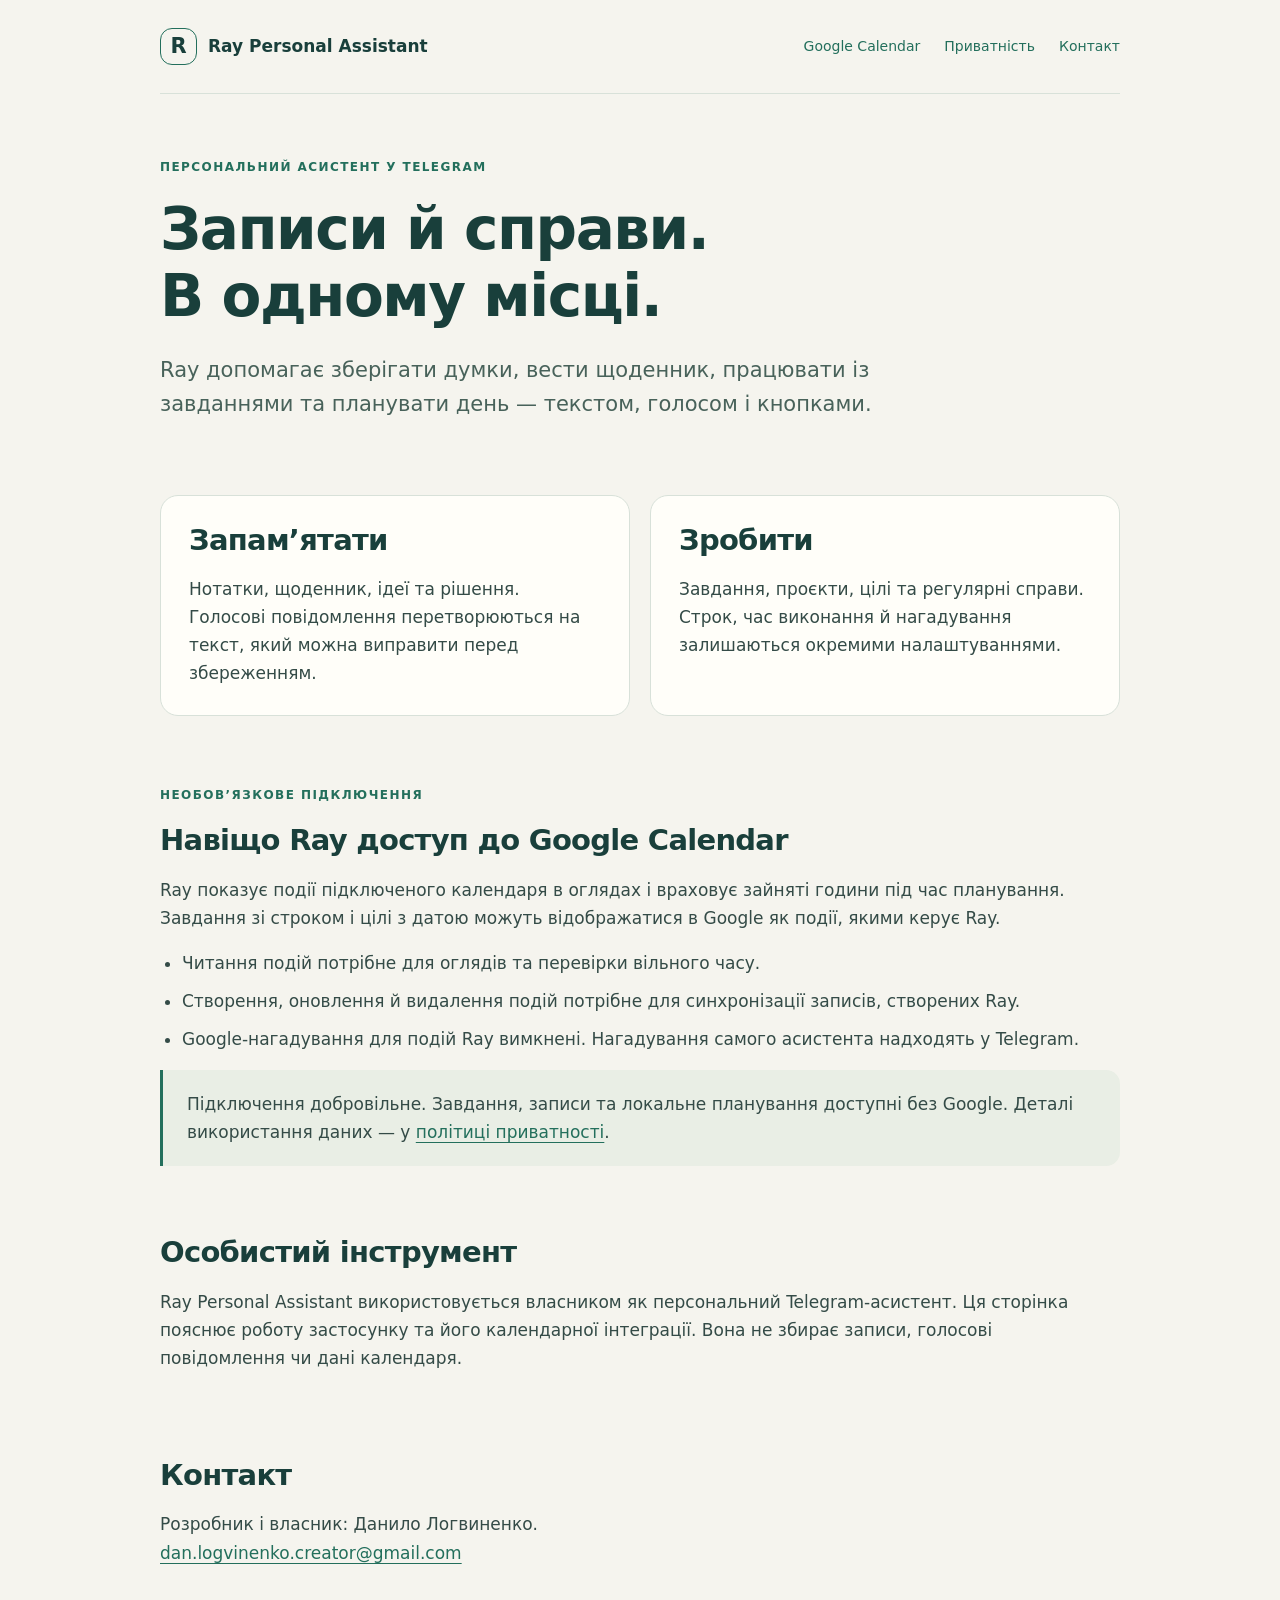
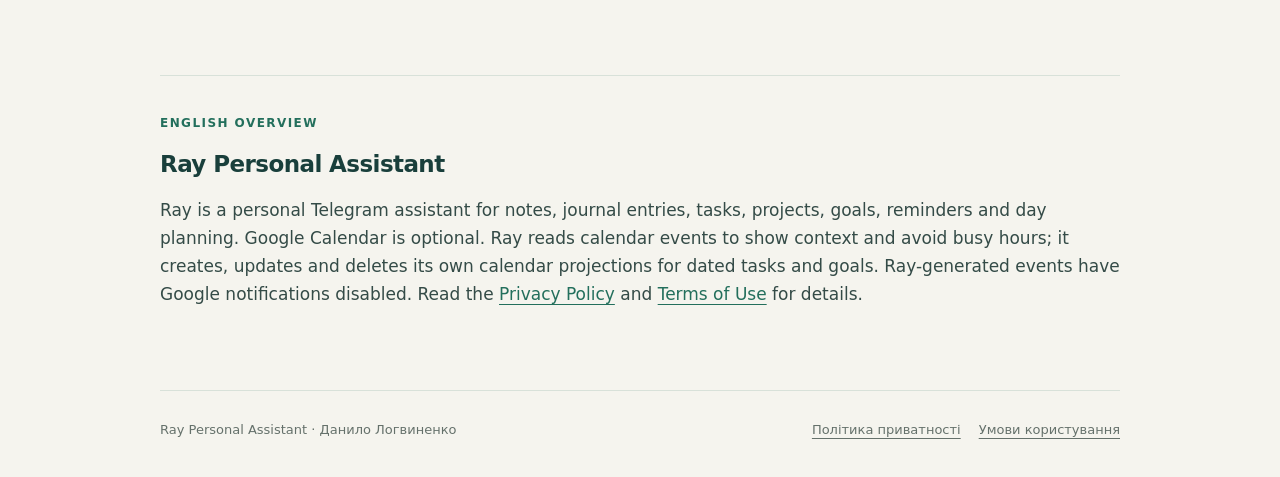
<file: index.html>
<!doctype html>
<html lang="uk"><head><meta charset="utf-8"><meta name="viewport" content="width=device-width,initial-scale=1"><meta name="description" content="Ray Personal Assistant — персональний асистент у Telegram для записів, завдань і планування. Інформація про доступ до Google Calendar."><title>Ray Personal Assistant</title><link rel="stylesheet" href="styles.css"></head>
<body><header><a class="brand" href="./"><span class="mark" aria-hidden="true">R</span>Ray Personal Assistant</a><nav class="nav" aria-label="Навігація"><a href="#calendar">Google Calendar</a><a href="privacy.html">Приватність</a><a href="#contact">Контакт</a></nav></header>
<main><section class="hero"><p class="eyebrow">Персональний асистент у Telegram</p><h1>Записи й справи.<br>В одному місці.</h1><p class="lead">Ray допомагає зберігати думки, вести щоденник, працювати із завданнями та планувати день — текстом, голосом і кнопками.</p></section>
<section class="section grid" aria-label="Можливості"><article class="card"><h2>Запам’ятати</h2><p>Нотатки, щоденник, ідеї та рішення. Голосові повідомлення перетворюються на текст, який можна виправити перед збереженням.</p></article><article class="card"><h2>Зробити</h2><p>Завдання, проєкти, цілі та регулярні справи. Строк, час виконання й нагадування залишаються окремими налаштуваннями.</p></article></section>
<section class="section" id="calendar"><p class="eyebrow">Необов’язкове підключення</p><h2>Навіщо Ray доступ до Google Calendar</h2><p>Ray показує події підключеного календаря в оглядах і враховує зайняті години під час планування. Завдання зі строком і цілі з датою можуть відображатися в Google як події, якими керує Ray.</p><ul><li>Читання подій потрібне для оглядів та перевірки вільного часу.</li><li>Створення, оновлення й видалення подій потрібне для синхронізації записів, створених Ray.</li><li>Google-нагадування для подій Ray вимкнені. Нагадування самого асистента надходять у Telegram.</li></ul><div class="notice">Підключення добровільне. Завдання, записи та локальне планування доступні без Google. Деталі використання даних — у <a href="privacy.html">політиці приватності</a>.</div></section>
<section class="section"><h2>Особистий інструмент</h2><p>Ray Personal Assistant використовується власником як персональний Telegram-асистент. Ця сторінка пояснює роботу застосунку та його календарної інтеграції. Вона не збирає записи, голосові повідомлення чи дані календаря.</p></section>
<section class="section" id="contact"><h2>Контакт</h2><p>Розробник і власник: Данило Логвиненко.<br><a href="mailto:dan.logvinenko.creator@gmail.com">dan.logvinenko.creator@gmail.com</a></p></section>
<section class="section english" lang="en"><p class="eyebrow">English overview</p><h2>Ray Personal Assistant</h2><p>Ray is a personal Telegram assistant for notes, journal entries, tasks, projects, goals, reminders and day planning. Google Calendar is optional. Ray reads calendar events to show context and avoid busy hours; it creates, updates and deletes its own calendar projections for dated tasks and goals. Ray-generated events have Google notifications disabled. Read the <a href="privacy.html#english">Privacy Policy</a> and <a href="terms.html#english">Terms of Use</a> for details.</p></section></main>
<footer><span>Ray Personal Assistant · Данило Логвиненко</span><div class="footer-links"><a href="privacy.html">Політика приватності</a><a href="terms.html">Умови користування</a></div></footer></body></html>
</file>
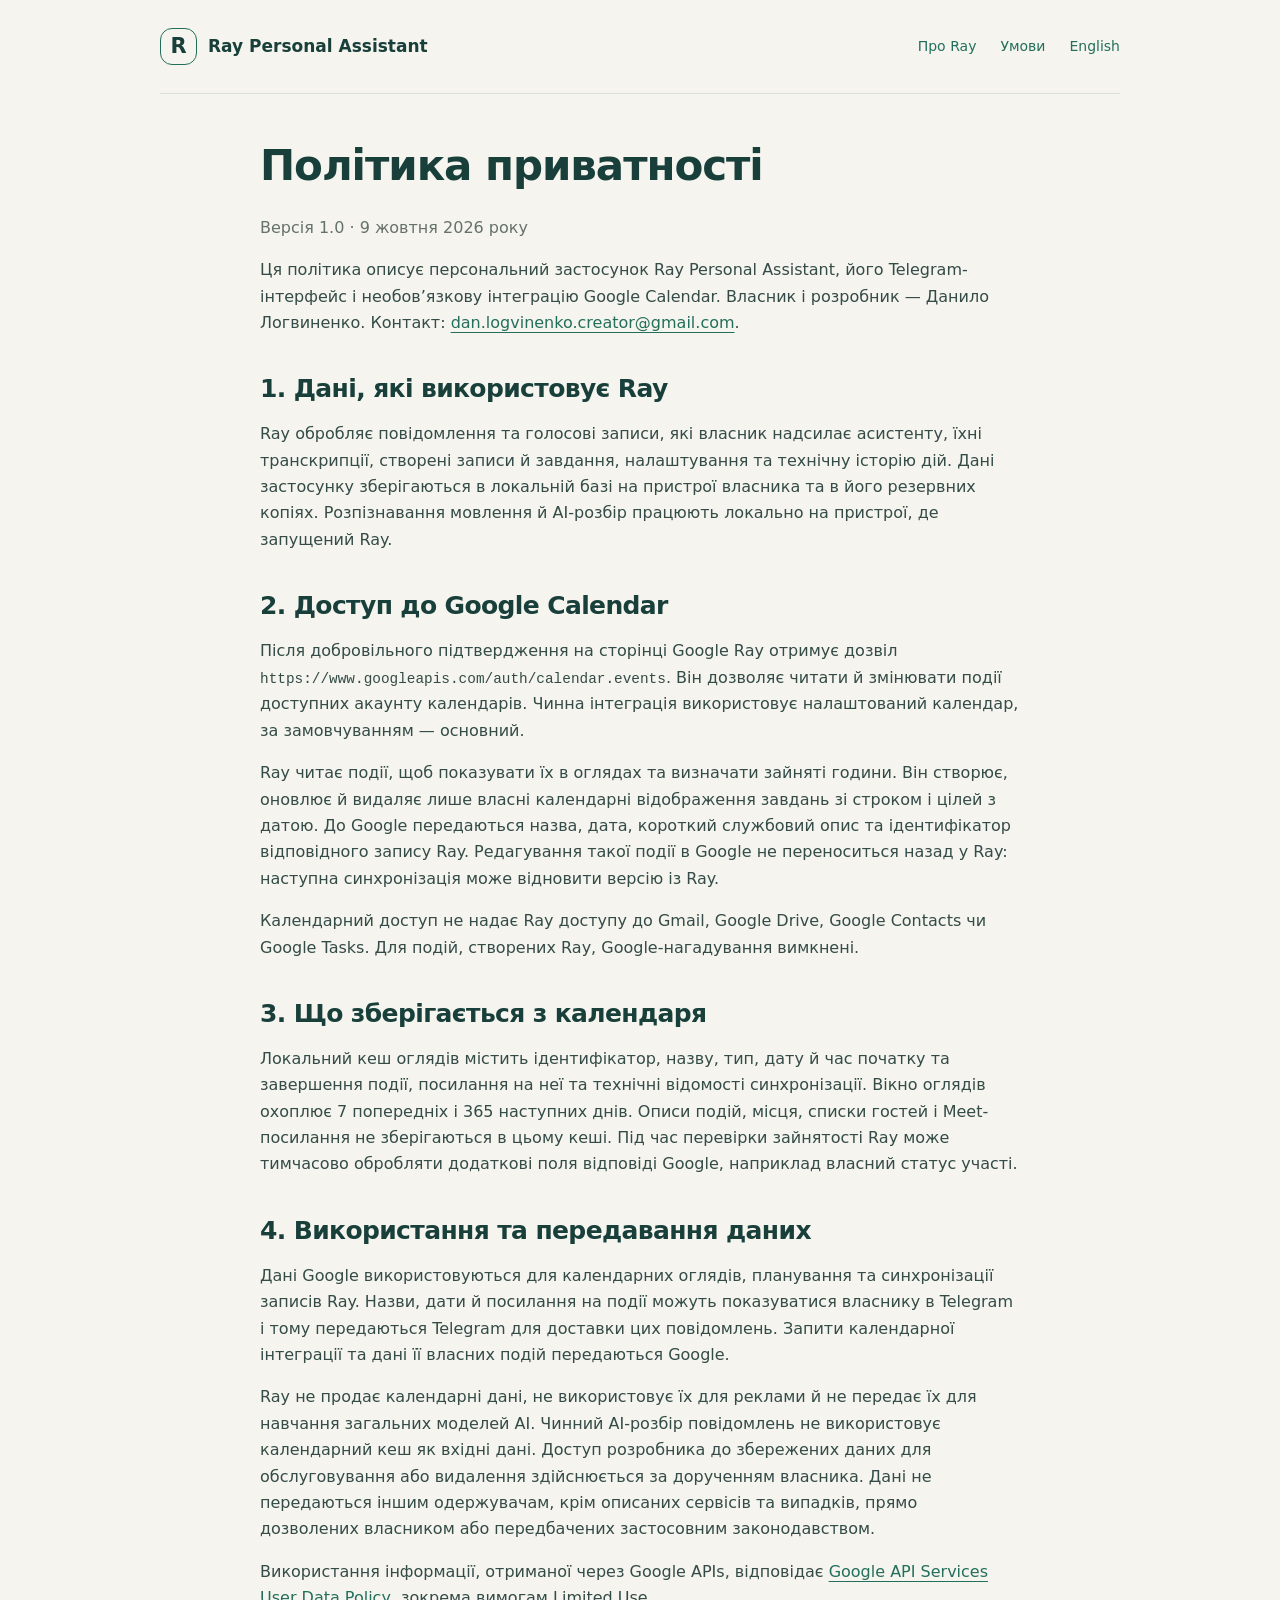
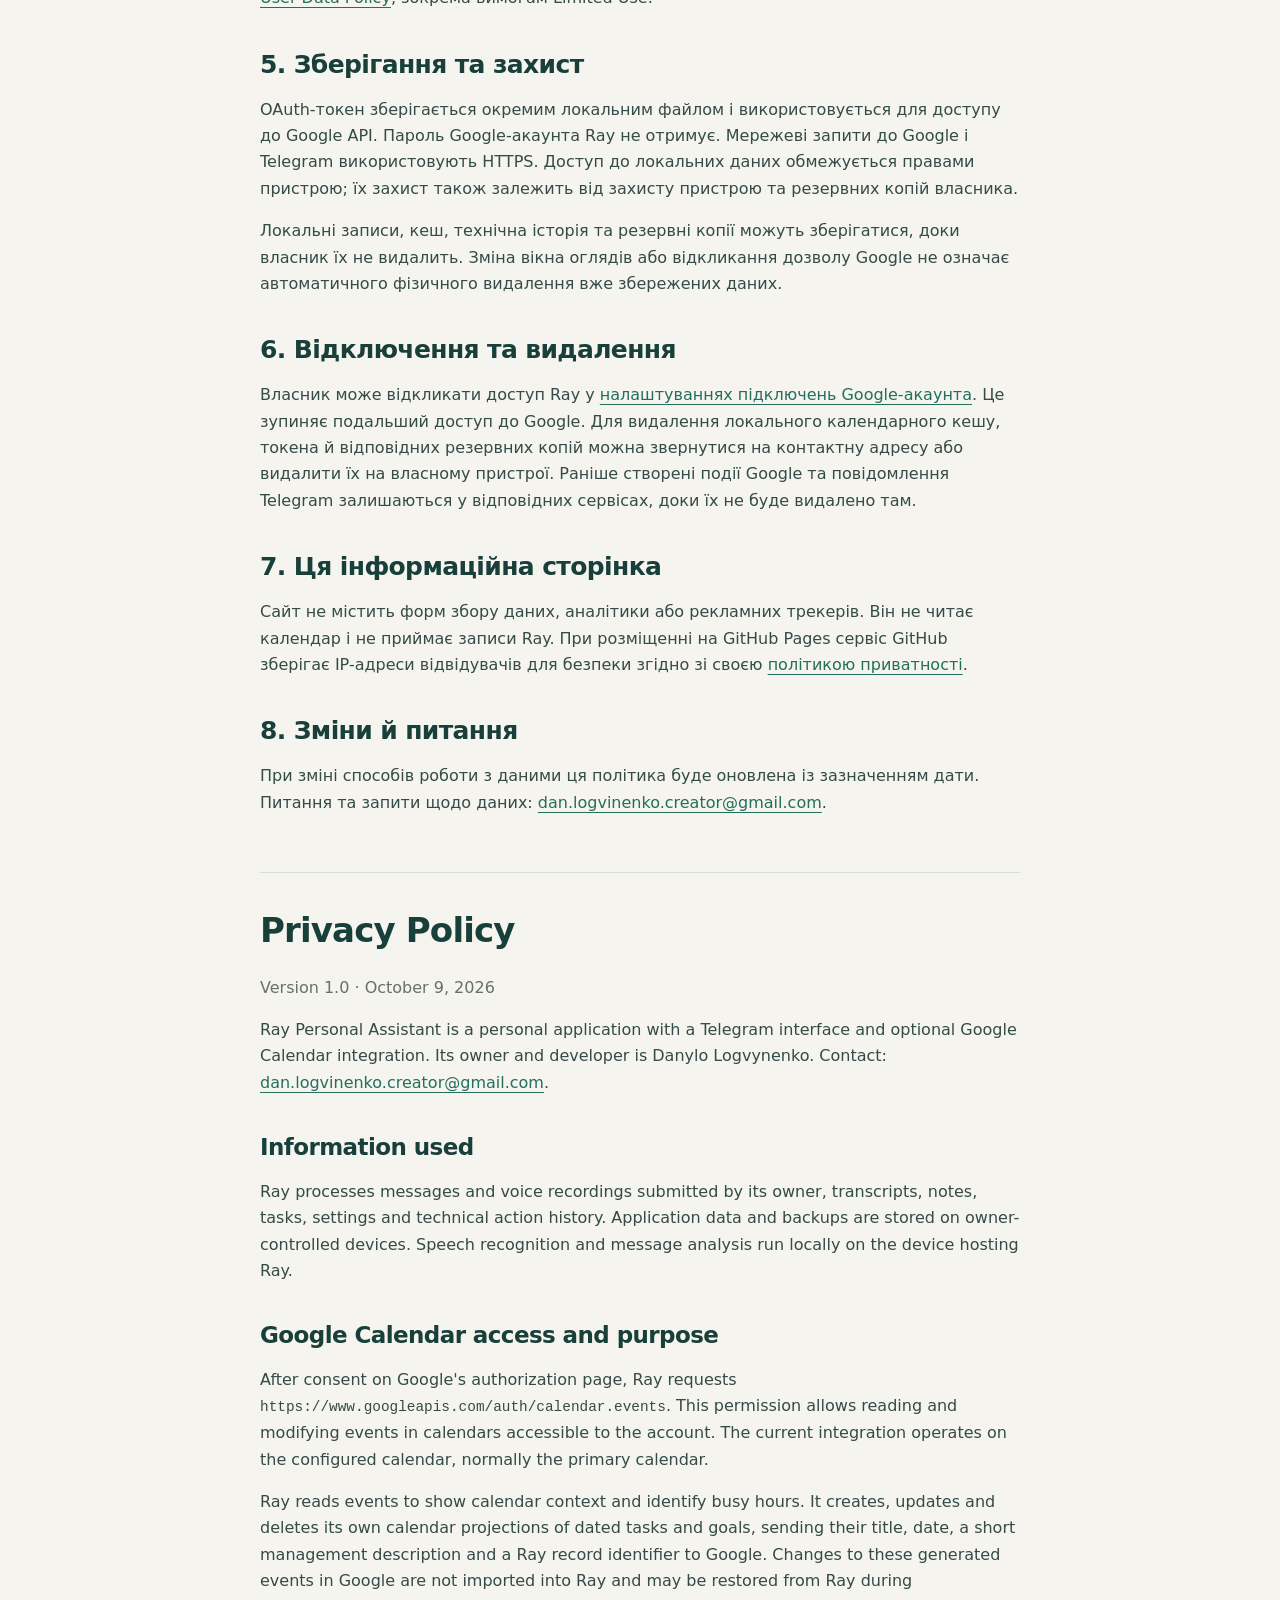
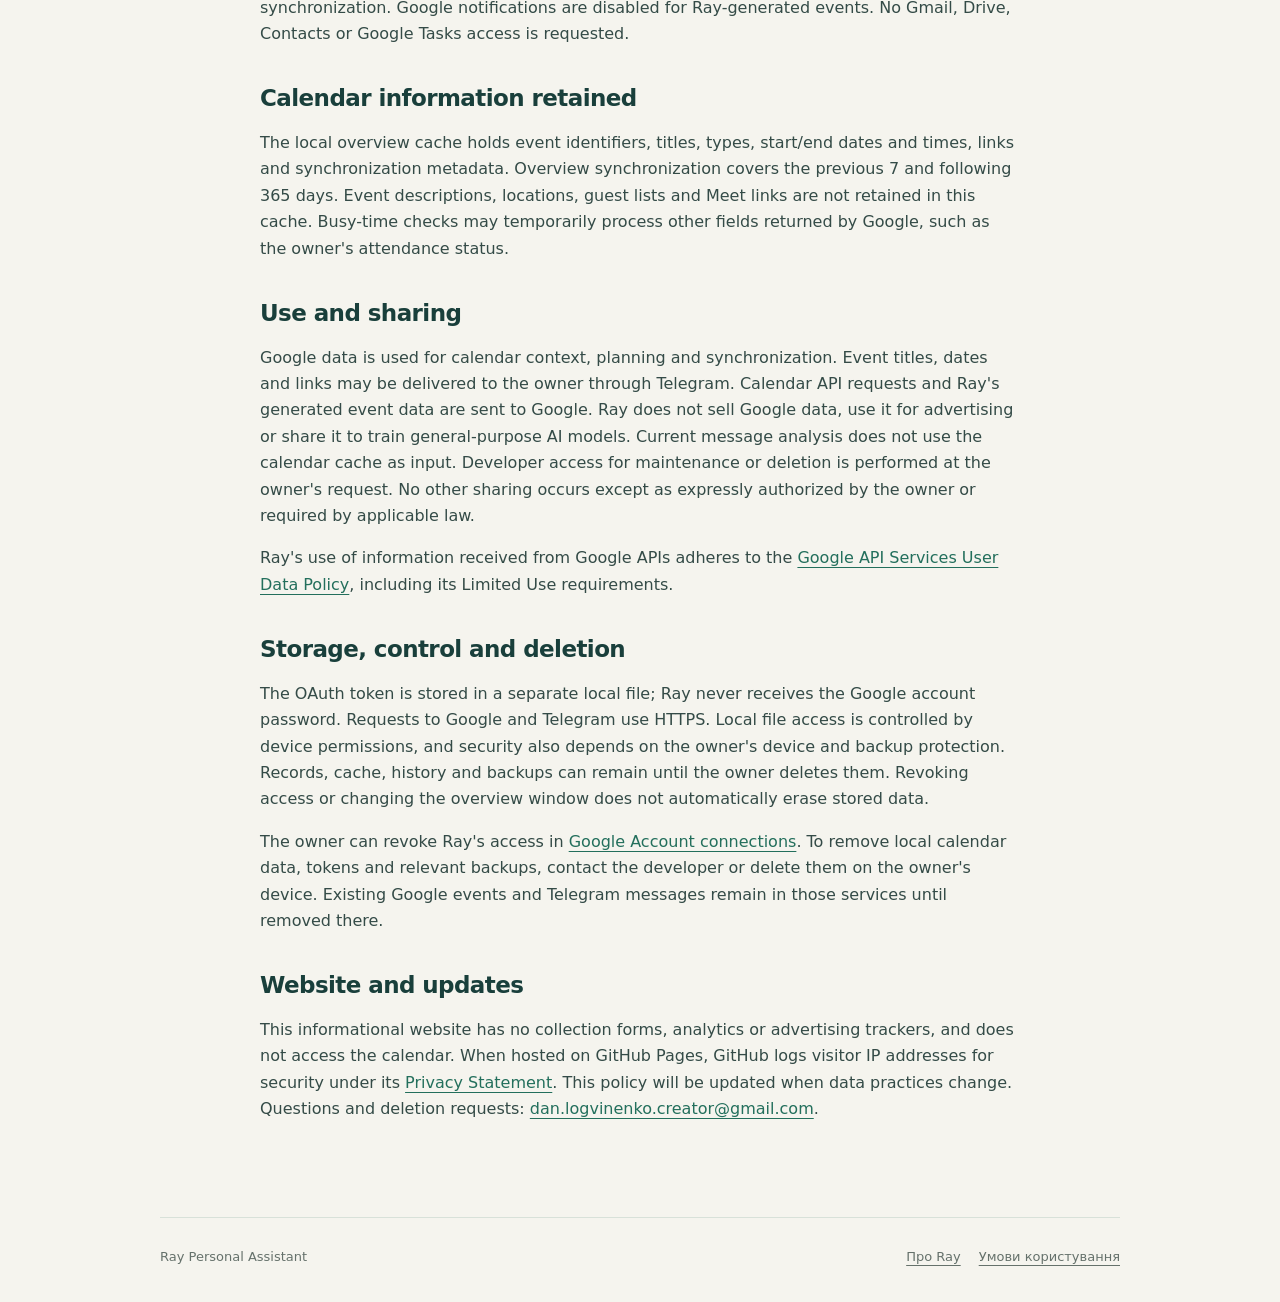
<file: privacy.html>
<!doctype html>
<html lang="uk"><head><meta charset="utf-8"><meta name="viewport" content="width=device-width,initial-scale=1"><meta name="description" content="Як Ray Personal Assistant використовує та зберігає дані, зокрема Google Calendar."><title>Політика приватності — Ray Personal Assistant</title><link rel="stylesheet" href="styles.css"></head>
<body><header><a class="brand" href="./"><span class="mark" aria-hidden="true">R</span>Ray Personal Assistant</a><nav class="nav" aria-label="Навігація"><a href="./">Про Ray</a><a href="terms.html">Умови</a><a href="#english">English</a></nav></header><main class="document"><h1>Політика приватності</h1><p class="meta">Версія 1.0 · 9 жовтня 2026 року</p><p>Ця політика описує персональний застосунок Ray Personal Assistant, його Telegram-інтерфейс і необов’язкову інтеграцію Google Calendar. Власник і розробник — Данило Логвиненко. Контакт: <a href="mailto:dan.logvinenko.creator@gmail.com">dan.logvinenko.creator@gmail.com</a>.</p>
<h2>1. Дані, які використовує Ray</h2><p>Ray обробляє повідомлення та голосові записи, які власник надсилає асистенту, їхні транскрипції, створені записи й завдання, налаштування та технічну історію дій. Дані застосунку зберігаються в локальній базі на пристрої власника та в його резервних копіях. Розпізнавання мовлення й AI-розбір працюють локально на пристрої, де запущений Ray.</p>
<h2>2. Доступ до Google Calendar</h2><p>Після добровільного підтвердження на сторінці Google Ray отримує дозвіл <code>https://www.googleapis.com/auth/calendar.events</code>. Він дозволяє читати й змінювати події доступних акаунту календарів. Чинна інтеграція використовує налаштований календар, за замовчуванням — основний.</p><p>Ray читає події, щоб показувати їх в оглядах та визначати зайняті години. Він створює, оновлює й видаляє лише власні календарні відображення завдань зі строком і цілей з датою. До Google передаються назва, дата, короткий службовий опис та ідентифікатор відповідного запису Ray. Редагування такої події в Google не переноситься назад у Ray: наступна синхронізація може відновити версію із Ray.</p><p>Календарний доступ не надає Ray доступу до Gmail, Google Drive, Google Contacts чи Google Tasks. Для подій, створених Ray, Google-нагадування вимкнені.</p>
<h2>3. Що зберігається з календаря</h2><p>Локальний кеш оглядів містить ідентифікатор, назву, тип, дату й час початку та завершення події, посилання на неї та технічні відомості синхронізації. Вікно оглядів охоплює 7 попередніх і 365 наступних днів. Описи подій, місця, списки гостей і Meet-посилання не зберігаються в цьому кеші. Під час перевірки зайнятості Ray може тимчасово обробляти додаткові поля відповіді Google, наприклад власний статус участі.</p>
<h2>4. Використання та передавання даних</h2><p>Дані Google використовуються для календарних оглядів, планування та синхронізації записів Ray. Назви, дати й посилання на події можуть показуватися власнику в Telegram і тому передаються Telegram для доставки цих повідомлень. Запити календарної інтеграції та дані її власних подій передаються Google.</p><p>Ray не продає календарні дані, не використовує їх для реклами й не передає їх для навчання загальних моделей AI. Чинний AI-розбір повідомлень не використовує календарний кеш як вхідні дані. Доступ розробника до збережених даних для обслуговування або видалення здійснюється за дорученням власника. Дані не передаються іншим одержувачам, крім описаних сервісів та випадків, прямо дозволених власником або передбачених застосовним законодавством.</p><p>Використання інформації, отриманої через Google APIs, відповідає <a href="https://developers.google.com/terms/api-services-user-data-policy">Google API Services User Data Policy</a>, зокрема вимогам Limited Use.</p>
<h2>5. Зберігання та захист</h2><p>OAuth-токен зберігається окремим локальним файлом і використовується для доступу до Google API. Пароль Google-акаунта Ray не отримує. Мережеві запити до Google і Telegram використовують HTTPS. Доступ до локальних даних обмежується правами пристрою; їх захист також залежить від захисту пристрою та резервних копій власника.</p><p>Локальні записи, кеш, технічна історія та резервні копії можуть зберігатися, доки власник їх не видалить. Зміна вікна оглядів або відкликання дозволу Google не означає автоматичного фізичного видалення вже збережених даних.</p>
<h2>6. Відключення та видалення</h2><p>Власник може відкликати доступ Ray у <a href="https://myaccount.google.com/connections">налаштуваннях підключень Google-акаунта</a>. Це зупиняє подальший доступ до Google. Для видалення локального календарного кешу, токена й відповідних резервних копій можна звернутися на контактну адресу або видалити їх на власному пристрої. Раніше створені події Google та повідомлення Telegram залишаються у відповідних сервісах, доки їх не буде видалено там.</p>
<h2>7. Ця інформаційна сторінка</h2><p>Сайт не містить форм збору даних, аналітики або рекламних трекерів. Він не читає календар і не приймає записи Ray. При розміщенні на GitHub Pages сервіс GitHub зберігає IP-адреси відвідувачів для безпеки згідно зі своєю <a href="https://docs.github.com/en/site-policy/privacy-policies/github-general-privacy-statement">політикою приватності</a>.</p>
<h2>8. Зміни й питання</h2><p>При зміні способів роботи з даними ця політика буде оновлена із зазначенням дати. Питання та запити щодо даних: <a href="mailto:dan.logvinenko.creator@gmail.com">dan.logvinenko.creator@gmail.com</a>.</p>
<section class="english" id="english" lang="en"><h1>Privacy Policy</h1><p class="meta">Version 1.0 · October 9, 2026</p><p>Ray Personal Assistant is a personal application with a Telegram interface and optional Google Calendar integration. Its owner and developer is Danylo Logvynenko. Contact: <a href="mailto:dan.logvinenko.creator@gmail.com">dan.logvinenko.creator@gmail.com</a>.</p>
<h2>Information used</h2><p>Ray processes messages and voice recordings submitted by its owner, transcripts, notes, tasks, settings and technical action history. Application data and backups are stored on owner-controlled devices. Speech recognition and message analysis run locally on the device hosting Ray.</p>
<h2>Google Calendar access and purpose</h2><p>After consent on Google's authorization page, Ray requests <code>https://www.googleapis.com/auth/calendar.events</code>. This permission allows reading and modifying events in calendars accessible to the account. The current integration operates on the configured calendar, normally the primary calendar.</p><p>Ray reads events to show calendar context and identify busy hours. It creates, updates and deletes its own calendar projections of dated tasks and goals, sending their title, date, a short management description and a Ray record identifier to Google. Changes to these generated events in Google are not imported into Ray and may be restored from Ray during synchronization. Google notifications are disabled for Ray-generated events. No Gmail, Drive, Contacts or Google Tasks access is requested.</p>
<h2>Calendar information retained</h2><p>The local overview cache holds event identifiers, titles, types, start/end dates and times, links and synchronization metadata. Overview synchronization covers the previous 7 and following 365 days. Event descriptions, locations, guest lists and Meet links are not retained in this cache. Busy-time checks may temporarily process other fields returned by Google, such as the owner's attendance status.</p>
<h2>Use and sharing</h2><p>Google data is used for calendar context, planning and synchronization. Event titles, dates and links may be delivered to the owner through Telegram. Calendar API requests and Ray's generated event data are sent to Google. Ray does not sell Google data, use it for advertising or share it to train general-purpose AI models. Current message analysis does not use the calendar cache as input. Developer access for maintenance or deletion is performed at the owner's request. No other sharing occurs except as expressly authorized by the owner or required by applicable law.</p><p>Ray's use of information received from Google APIs adheres to the <a href="https://developers.google.com/terms/api-services-user-data-policy">Google API Services User Data Policy</a>, including its Limited Use requirements.</p>
<h2>Storage, control and deletion</h2><p>The OAuth token is stored in a separate local file; Ray never receives the Google account password. Requests to Google and Telegram use HTTPS. Local file access is controlled by device permissions, and security also depends on the owner's device and backup protection. Records, cache, history and backups can remain until the owner deletes them. Revoking access or changing the overview window does not automatically erase stored data.</p><p>The owner can revoke Ray's access in <a href="https://myaccount.google.com/connections">Google Account connections</a>. To remove local calendar data, tokens and relevant backups, contact the developer or delete them on the owner's device. Existing Google events and Telegram messages remain in those services until removed there.</p>
<h2>Website and updates</h2><p>This informational website has no collection forms, analytics or advertising trackers, and does not access the calendar. When hosted on GitHub Pages, GitHub logs visitor IP addresses for security under its <a href="https://docs.github.com/en/site-policy/privacy-policies/github-general-privacy-statement">Privacy Statement</a>. This policy will be updated when data practices change. Questions and deletion requests: <a href="mailto:dan.logvinenko.creator@gmail.com">dan.logvinenko.creator@gmail.com</a>.</p></section></main><footer><span>Ray Personal Assistant</span><div class="footer-links"><a href="./">Про Ray</a><a href="terms.html">Умови користування</a></div></footer></body></html>
</file>
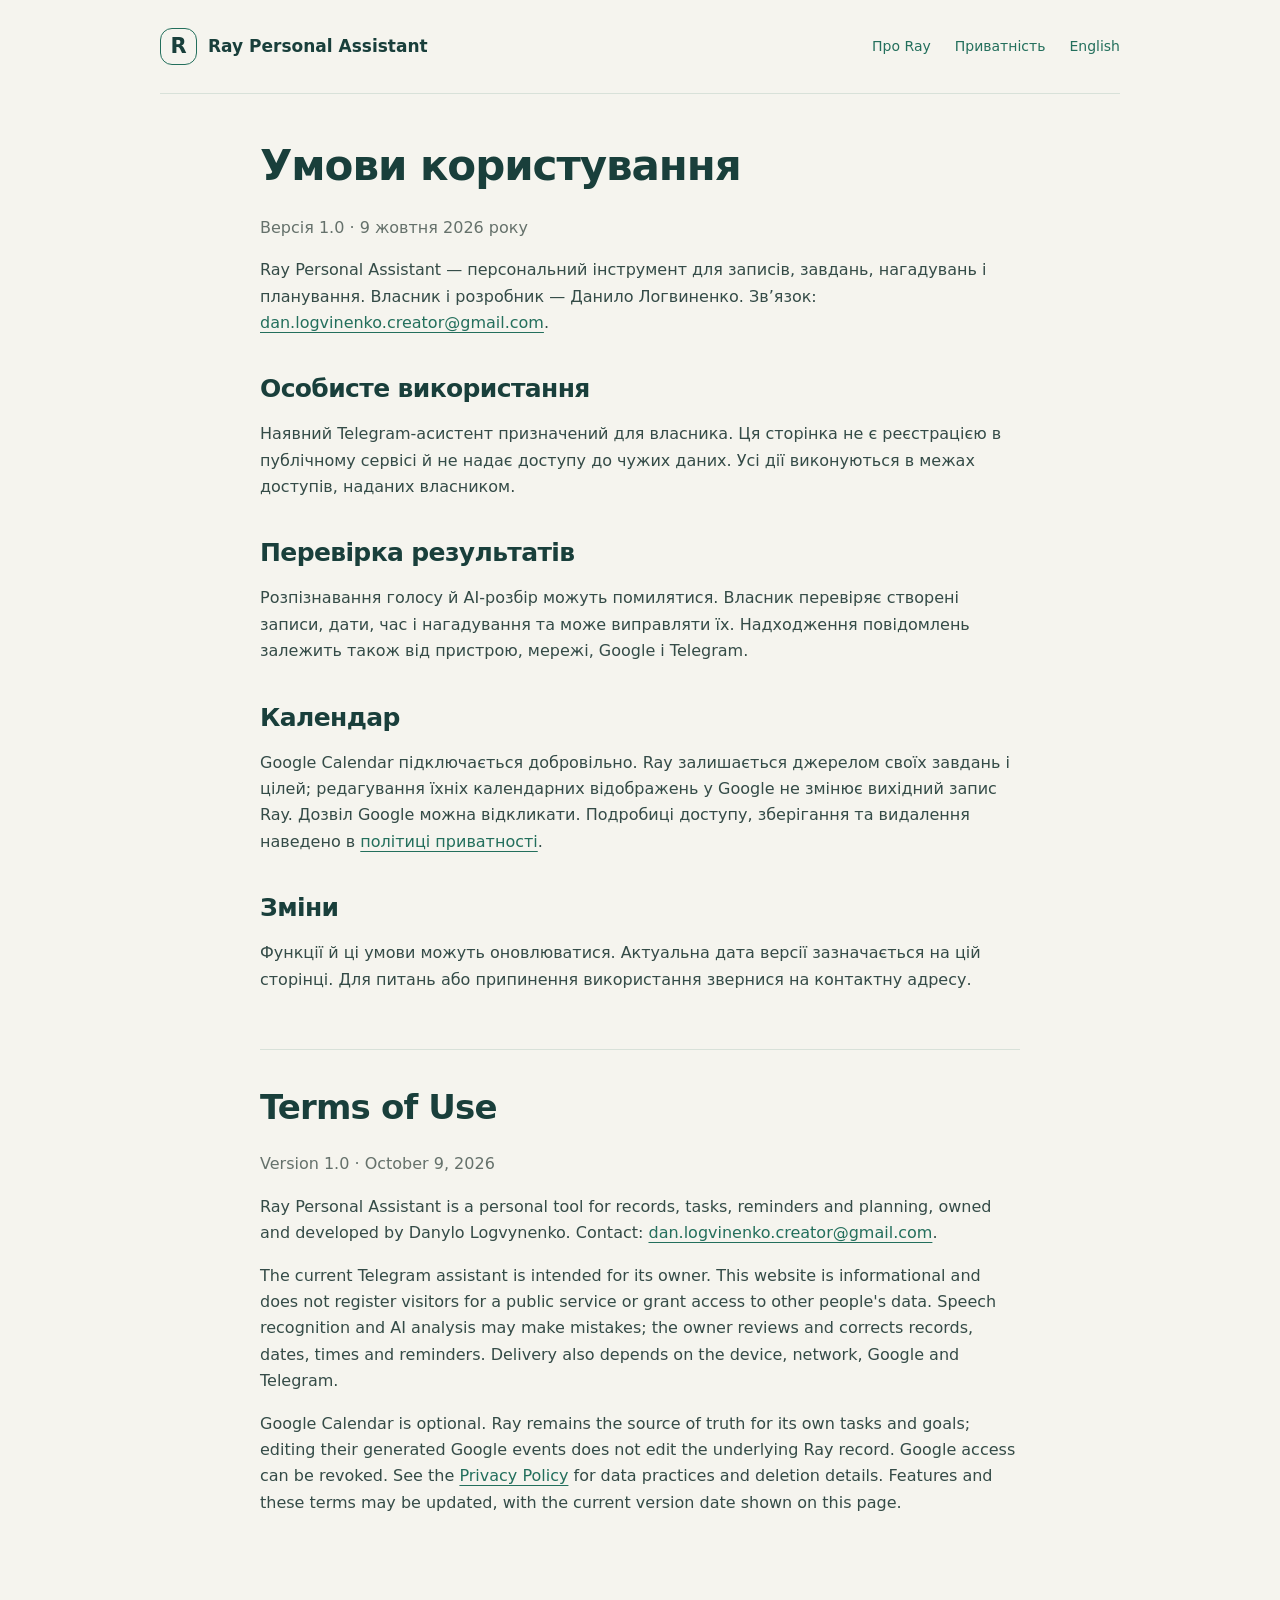
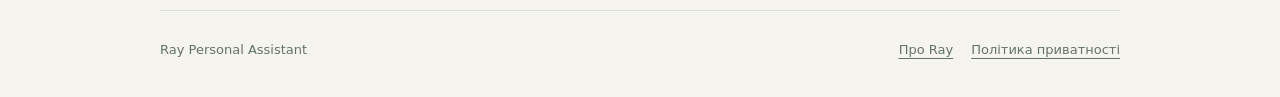
<file: terms.html>
<!doctype html>
<html lang="uk"><head><meta charset="utf-8"><meta name="viewport" content="width=device-width,initial-scale=1"><meta name="description" content="Умови особистого користування Ray Personal Assistant та його календарною інтеграцією."><title>Умови користування — Ray Personal Assistant</title><link rel="stylesheet" href="styles.css"></head><body><header><a class="brand" href="./"><span class="mark" aria-hidden="true">R</span>Ray Personal Assistant</a><nav class="nav" aria-label="Навігація"><a href="./">Про Ray</a><a href="privacy.html">Приватність</a><a href="#english">English</a></nav></header><main class="document"><h1>Умови користування</h1><p class="meta">Версія 1.0 · 9 жовтня 2026 року</p><p>Ray Personal Assistant — персональний інструмент для записів, завдань, нагадувань і планування. Власник і розробник — Данило Логвиненко. Зв’язок: <a href="mailto:dan.logvinenko.creator@gmail.com">dan.logvinenko.creator@gmail.com</a>.</p><h2>Особисте використання</h2><p>Наявний Telegram-асистент призначений для власника. Ця сторінка не є реєстрацією в публічному сервісі й не надає доступу до чужих даних. Усі дії виконуються в межах доступів, наданих власником.</p><h2>Перевірка результатів</h2><p>Розпізнавання голосу й AI-розбір можуть помилятися. Власник перевіряє створені записи, дати, час і нагадування та може виправляти їх. Надходження повідомлень залежить також від пристрою, мережі, Google і Telegram.</p><h2>Календар</h2><p>Google Calendar підключається добровільно. Ray залишається джерелом своїх завдань і цілей; редагування їхніх календарних відображень у Google не змінює вихідний запис Ray. Дозвіл Google можна відкликати. Подробиці доступу, зберігання та видалення наведено в <a href="privacy.html">політиці приватності</a>.</p><h2>Зміни</h2><p>Функції й ці умови можуть оновлюватися. Актуальна дата версії зазначається на цій сторінці. Для питань або припинення використання звернися на контактну адресу.</p><section class="english" id="english" lang="en"><h1>Terms of Use</h1><p class="meta">Version 1.0 · October 9, 2026</p><p>Ray Personal Assistant is a personal tool for records, tasks, reminders and planning, owned and developed by Danylo Logvynenko. Contact: <a href="mailto:dan.logvinenko.creator@gmail.com">dan.logvinenko.creator@gmail.com</a>.</p><p>The current Telegram assistant is intended for its owner. This website is informational and does not register visitors for a public service or grant access to other people's data. Speech recognition and AI analysis may make mistakes; the owner reviews and corrects records, dates, times and reminders. Delivery also depends on the device, network, Google and Telegram.</p><p>Google Calendar is optional. Ray remains the source of truth for its own tasks and goals; editing their generated Google events does not edit the underlying Ray record. Google access can be revoked. See the <a href="privacy.html#english">Privacy Policy</a> for data practices and deletion details. Features and these terms may be updated, with the current version date shown on this page.</p></section></main><footer><span>Ray Personal Assistant</span><div class="footer-links"><a href="./">Про Ray</a><a href="privacy.html">Політика приватності</a></div></footer></body></html>
</file>
<file: styles.css>
:root{color-scheme:light;--ink:#193f3b;--body:#344b47;--muted:#65716b;--paper:#f5f4ee;--line:#d8e1d9;--accent:#236f5c}
*{box-sizing:border-box}html{scroll-behavior:smooth}body{margin:0;background:var(--paper);color:var(--body);font:17px/1.65 system-ui,-apple-system,"Segoe UI",sans-serif}a{color:var(--accent);text-underline-offset:4px}a:hover{color:#123f34}a:focus-visible{outline:3px solid #dbb96d;outline-offset:5px}header,main,footer{width:min(960px,calc(100% - 40px));margin:auto}header{display:flex;justify-content:space-between;align-items:center;gap:24px;padding:28px 0;border-bottom:1px solid var(--line)}.brand{text-decoration:none;font-weight:700;color:var(--ink);display:flex;gap:11px;align-items:center}.mark{display:inline-grid;place-items:center;border:1px solid var(--accent);border-radius:12px;width:37px;height:37px;font-size:21px}.nav{display:flex;gap:24px;font-size:14px;flex-wrap:wrap}.nav a{text-decoration:none}.hero{padding:64px 0 38px;max-width:770px}.eyebrow{font-size:12px;letter-spacing:.12em;text-transform:uppercase;color:var(--accent);font-weight:700;margin:0 0 18px}h1,h2,h3{color:var(--ink);line-height:1.16;letter-spacing:-.025em}h1{font-size:clamp(36px,6vw,58px);font-weight:650;margin:0 0 24px}h2{font-size:29px;margin:0 0 18px}h3{font-size:21px;margin:0 0 12px}.lead{font-size:21px;line-height:1.6;margin:0;color:#48625a}.grid{display:grid;grid-template-columns:1fr 1fr;gap:20px}.card{background:#fffef9;padding:28px;border:1px solid var(--line);border-radius:18px}.card p{margin:0}.section{padding:35px 0}.notice{background:#e9eee5;border-left:3px solid var(--accent);padding:20px 24px;border-radius:0 14px 14px 0}.document{max-width:760px;margin:auto;padding:48px 0}.document h1{font-size:42px}.document h2{font-size:25px;margin-top:38px}.document p,.document li{font-size:16px}.meta{color:var(--muted);font-size:14px}.lang-link{font-size:14px}.english{border-top:1px solid var(--line);margin-top:56px;padding-top:38px}.english h1{font-size:34px}.english h2{font-size:23px}ul{padding-left:22px}li+li{margin-top:10px}footer{border-top:1px solid var(--line);padding:28px 0 36px;margin-top:30px;display:flex;gap:18px;justify-content:space-between;flex-wrap:wrap;font-size:13px;color:var(--muted)}.footer-links{display:flex;gap:18px;flex-wrap:wrap}.footer-links a{color:inherit}code{font-size:.9em;overflow-wrap:anywhere}section[id]{scroll-margin-top:20px}@media(max-width:600px){header{align-items:flex-start;flex-direction:column;gap:16px}.nav{gap:18px}.hero{padding-top:44px}.grid{grid-template-columns:1fr}.card{padding:24px}.lead{font-size:19px}.document{padding-top:36px}.document h1{font-size:34px}h2{font-size:26px}footer{flex-direction:column}}
</file>
